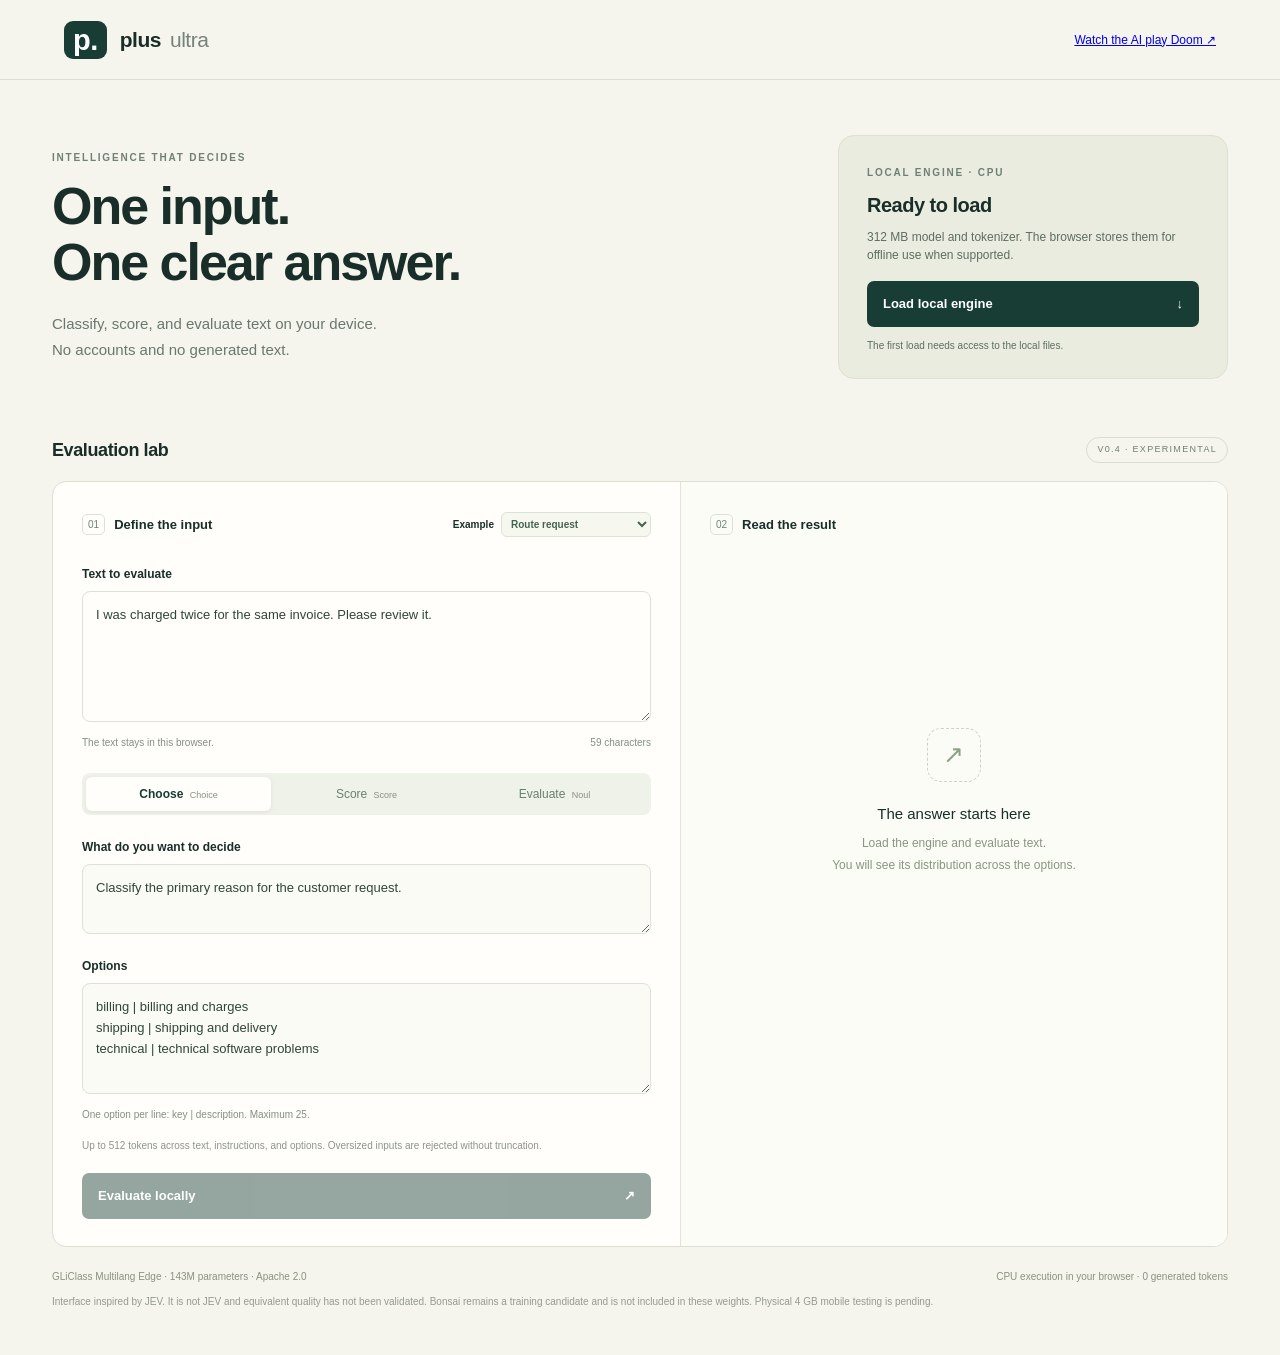
<file: index.html>
<!doctype html>
<html lang="en">
  <head>
    <meta charset="utf-8" />
    <meta name="viewport" content="width=device-width,initial-scale=1" />
    <meta name="theme-color" content="#173d35" />
    <meta
      name="description"
      content="Classify, score, and evaluate text on your device without generating text."
    />
    <title>plusultra</title>
    <link rel="stylesheet" href="/app.css" />
    <link rel="manifest" href="/manifest.webmanifest" />
    <link rel="icon" href="/icon.svg" type="image/svg+xml" />
  </head>
  <body>
    <header class="topbar">
      <a class="brand" href="/"
        ><span class="brandmark">p.</span> plus<span class="brandlocal"
          >ultra</span
        ></a
      ><span class="privacy"
        ><a href="/doom.html">Watch the AI play Doom ↗</a></span
      >
    </header>
    <main>
      <section class="intro">
        <div>
          <p class="eyebrow">INTELLIGENCE THAT DECIDES</p>
          <h1>One input.<br />One clear answer.</h1>
          <p class="lead">
            Classify, score, and evaluate text on your device.<br />No
            accounts and no generated text.
          </p>
        </div>
        <div class="engine-card">
          <span class="eyebrow">LOCAL ENGINE · CPU</span>
          <h2 id="engine-status">Ready to load</h2>
          <p id="engine-detail">
            312 MB model and tokenizer. The browser stores them for offline use
            when supported.
          </p>
          <button id="load" class="primary">
            Load local engine <span>↓</span>
          </button>
          <p id="offline-status" class="small">
            The first load needs access to the local files.
          </p>
        </div>
      </section>
      <div class="workspace-heading">
        <h2>Evaluation lab</h2>
        <span class="version">V0.4 · EXPERIMENTAL</span>
      </div>
      <section class="workspace">
        <form id="question-form" class="input-panel">
          <div class="panel-title">
            <span class="step">01</span>
            <h3>Define the input</h3>
            <label class="preset-label"
              >Example<select id="preset">
                <option value="route">Route request</option>
                <option value="tone">Measure sentiment</option>
                <option value="refund">Detect refund request</option>
                <option value="support">English support · calibration</option>
              </select></label
            >
          </div>
          <label for="state">Text to evaluate</label
          ><textarea id="state" rows="5" maxlength="16000" required></textarea>
          <div class="field-hint">
            <span>The text stays in this browser.</span
            ><span id="characters"></span>
          </div>
          <div class="type-picker" role="group" aria-label="Question type">
            <button
              type="button"
              data-type="choice"
              class="selected"
              aria-pressed="true"
            >
              Choose <small>Choice</small></button
            ><button type="button" data-type="score" aria-pressed="false">
              Score <small>Score</small></button
            ><button type="button" data-type="noul" aria-pressed="false">
              Evaluate <small>Noul</small>
            </button>
          </div>
          <label for="instructions">What do you want to decide</label
          ><textarea
            id="instructions"
            rows="2"
            maxlength="3000"
            required
          ></textarea>
          <label for="criteria" id="criteria-label">Options</label
          ><textarea
            id="criteria"
            rows="4"
            maxlength="10000"
            spellcheck="false"
          ></textarea>
          <p class="field-hint" id="criteria-help"></p>
          <p class="limit-note">
            Up to 512 tokens across text, instructions, and options. Oversized
            inputs are rejected without truncation.
          </p>
          <button id="evaluate" class="primary evaluate" disabled>
            Evaluate locally <span>↗</span>
          </button>
          <p id="error" class="error" role="alert" hidden></p>
        </form>
        <section class="result-panel" aria-live="polite">
          <div class="panel-title">
            <span class="step">02</span>
            <h3>Read the result</h3>
            <span id="latency" class="latency"></span>
          </div>
          <div id="empty" class="empty">
            <div class="empty-icon">↗</div>
            <h3>The answer starts here</h3>
            <p>
              Load the engine and evaluate text.<br />You will see its
              distribution across the options.
            </p>
          </div>
          <div id="results" hidden>
            <p class="eyebrow" id="result-label"></p>
            <h2 id="result-value"></h2>
            <div id="bars"></div>
            <div id="confidence-row" class="confidence-row">
              <span>Distribution concentration</span
              ><strong id="confidence"></strong>
            </div>
            <p class="quality-note" id="quality-note">
              Confidence measures concentration, not correctness. The
              probabilities are not calibrated. Review important conclusions;
              this model can fail on negation, complex instructions, or
              out-of-domain text.
            </p>
            <details>
              <summary>View JSON input and output</summary>
              <pre id="json-output"></pre>
            </details>
            <button type="button" id="download" class="secondary">
              Download result ↓
            </button>
          </div>
        </section>
      </section>
      <footer>
        <span>GLiClass Multilang Edge · 143M parameters · Apache 2.0</span
        ><span>CPU execution in your browser · 0 generated tokens</span>
        <p>
          Interface inspired by JEV. It is not JEV and equivalent quality has
          not been validated. Bonsai remains a training candidate and is not
          included in these weights. Physical 4 GB mobile testing is pending.
        </p>
      </footer>
    </main>
    <script type="module" src="/app.js"></script>
  </body>
</html>
</file>
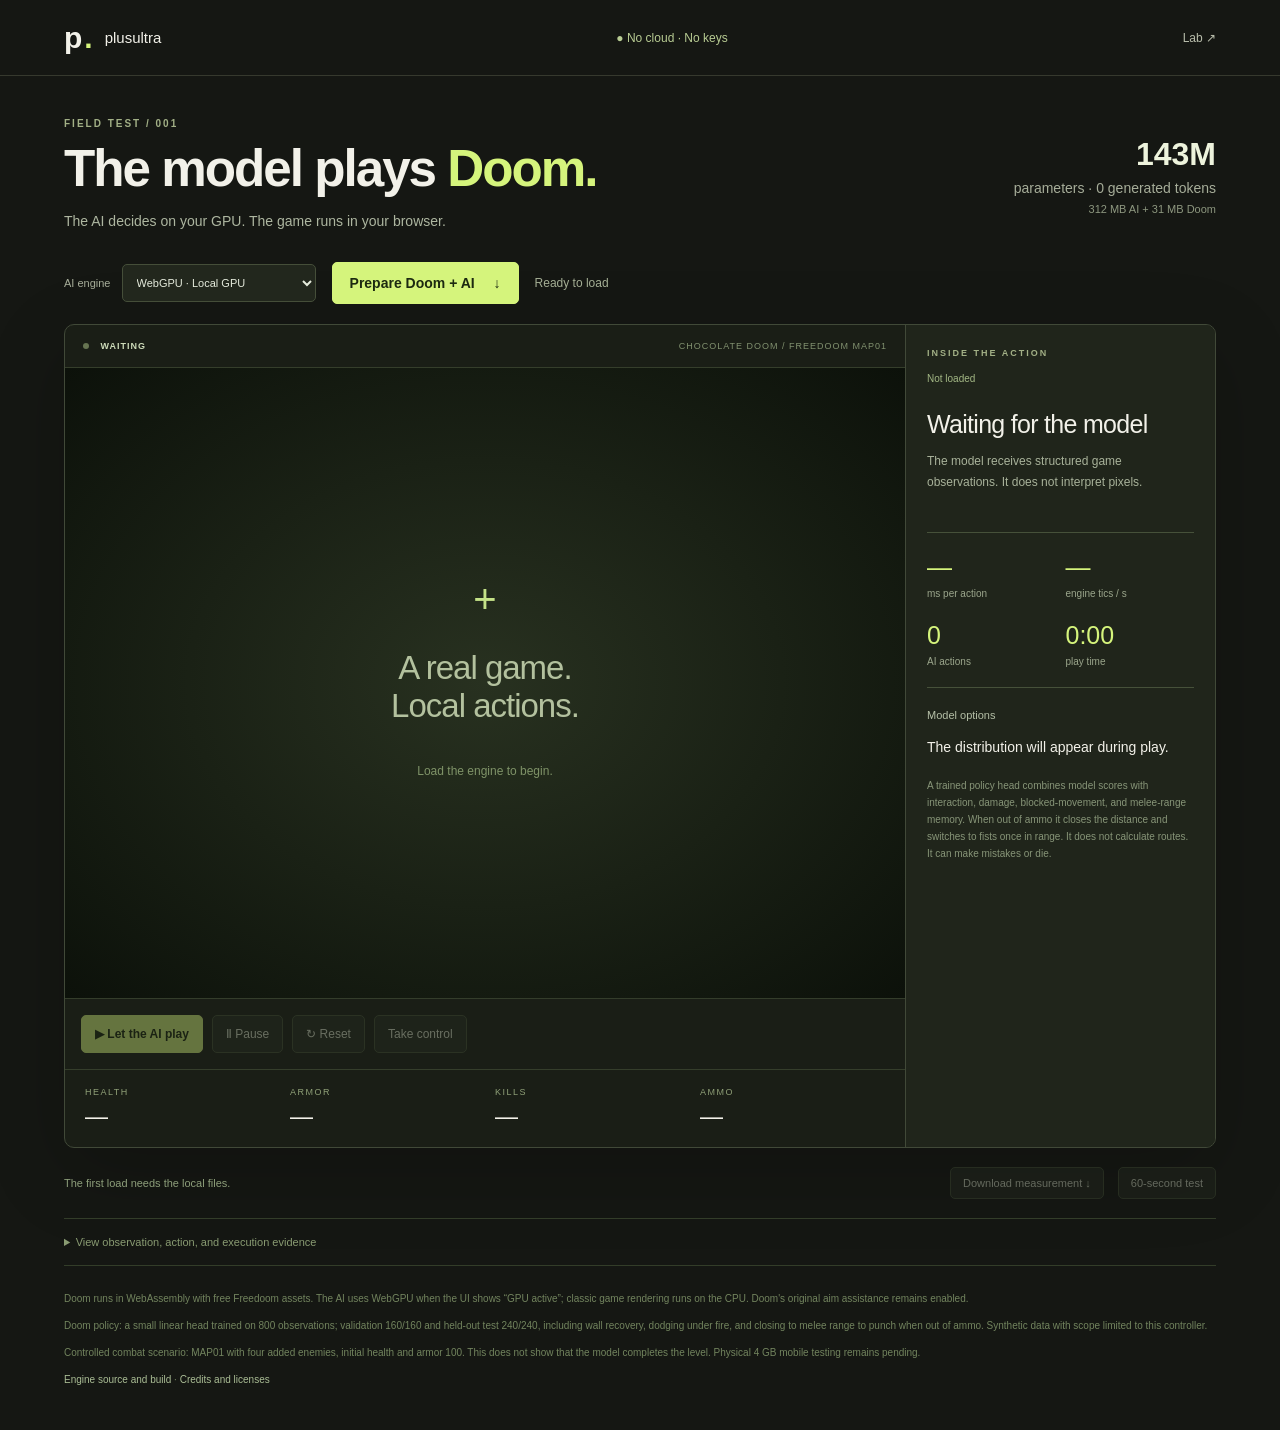
<file: doom.html>
<!doctype html>
<html lang="en"><head><meta charset="utf-8"><meta name="viewport" content="width=device-width,initial-scale=1"><meta name="theme-color" content="#151713"><title>Doom · plusultra</title><link rel="stylesheet" href="/doom.css"><link rel="icon" href="/icon.svg"></head>
<body>
<header><a href="/" class="brand">p<span>.</span> <b>plusultra</b></a><span class="private">● No cloud · No keys</span><a href="/">Lab ↗</a></header>
<main>
<section class="intro"><div><p class="eyebrow">FIELD TEST / 001</p><h1>The model plays <em>Doom.</em></h1><p class="lead">The AI decides on your GPU. The game runs in your browser.</p></div><div class="spec"><strong>143M</strong><span>parameters · 0 generated tokens</span><small>312 MB AI + 31 MB Doom</small></div></section>
<div class="toolbar"><label>AI engine <select id="backend"><option value="webgpu">WebGPU · Local GPU</option><option value="wasm">WebAssembly · Local CPU</option></select></label><button id="load" class="primary">Prepare Doom + AI <span>↓</span></button><span id="status" role="status">Ready to load</span></div>
<section class="arena">
<div class="game-panel">
<div class="game-title"><span><i id="live-dot"></i> <b id="mode">WAITING</b></span><span>CHOCOLATE DOOM / FREEDOOM MAP01</span></div>
<div class="screen"><canvas id="doom" width="640" height="480" tabindex="0" aria-label="Doom running"></canvas><div id="cover"><span class="crosshair">+</span><h2>A real game.<br>Local actions.</h2><p>Load the engine to begin.</p></div><div id="game-message" hidden></div></div>
<div class="play-controls"><button id="play" class="primary" disabled>▶ Let the AI play</button><button id="pause" disabled>Ⅱ Pause</button><button id="reset" disabled>↻ Reset</button><button id="manual" disabled>Take control</button></div>
<div id="manual-controls" hidden><p>Arrow keys to move · Ctrl to shoot · Space to use. You can also use these buttons.</p><div class="touch-controls"><button data-mask="4" aria-label="Turn left">↶</button><button data-mask="1" aria-label="Move forward">↑</button><button data-mask="2" aria-label="Move back">↓</button><button data-mask="8" aria-label="Turn right">↷</button><button data-mask="16" aria-label="Dodge left">←</button><button data-mask="32" aria-label="Dodge right">→</button><button data-mask="64">Shoot</button><button data-mask="128">Use</button></div></div>
<div class="vitals"><div><span>HEALTH</span><strong id="health">—</strong></div><div><span>ARMOR</span><strong id="armor">—</strong></div><div><span>KILLS</span><strong id="kills">—</strong></div><div><span>AMMO</span><strong id="ammo">—</strong></div></div>
</div>
<aside>
<div class="side-head"><p class="eyebrow">INSIDE THE ACTION</p><span id="gpu-badge">Not loaded</span></div>
<h2 id="action">Waiting for the model</h2><p id="observation">The model receives structured game observations. It does not interpret pixels.</p>
<div class="meters"><div><strong id="latency">—</strong><span>ms per action</span></div><div><strong id="tick-rate">—</strong><span>engine tics / s</span></div><div><strong id="actions">0</strong><span>AI actions</span></div><div><strong id="elapsed">0:00</strong><span>play time</span></div></div>
<div class="distribution"><h3>Model options</h3><div id="probabilities"><p>The distribution will appear during play.</p></div></div>
<p class="note">A trained policy head combines model scores with interaction, damage, blocked-movement, and melee-range memory. When out of ammo it closes the distance and switches to fists once in range. It does not calculate routes. It can make mistakes or die.</p>
</aside>
</section>
<div class="under"><p id="offline">The first load needs the local files.</p><button id="download" disabled>Download measurement ↓</button><button id="benchmark" disabled>60-second test</button></div>
<p id="error" role="alert" hidden></p>
<details><summary>View observation, action, and execution evidence</summary><pre id="trace">No actions yet.</pre></details>
<footer><p>Doom runs in WebAssembly with free Freedoom assets. The AI uses WebGPU when the UI shows “GPU active”; classic game rendering runs on the CPU. Doom's original aim assistance remains enabled.</p><p>Doom policy: a small linear head trained on 800 observations; validation 160/160 and held-out test 240/240, including wall recovery, dodging under fire, and closing to melee range to punch when out of ammo. Synthetic data with scope limited to this controller.</p><p>Controlled combat scenario: MAP01 with four added enemies, initial health and armor 100. This does not show that the model completes the level. Physical 4 GB mobile testing remains pending.</p><a href="/doom-source.tar.gz" download>Engine source and build</a> · <a href="/doom-licenses/THIRD_PARTY_NOTICES.md">Credits and licenses</a></footer>
</main><script type="module" src="/doom.js"></script></body></html>
</file>
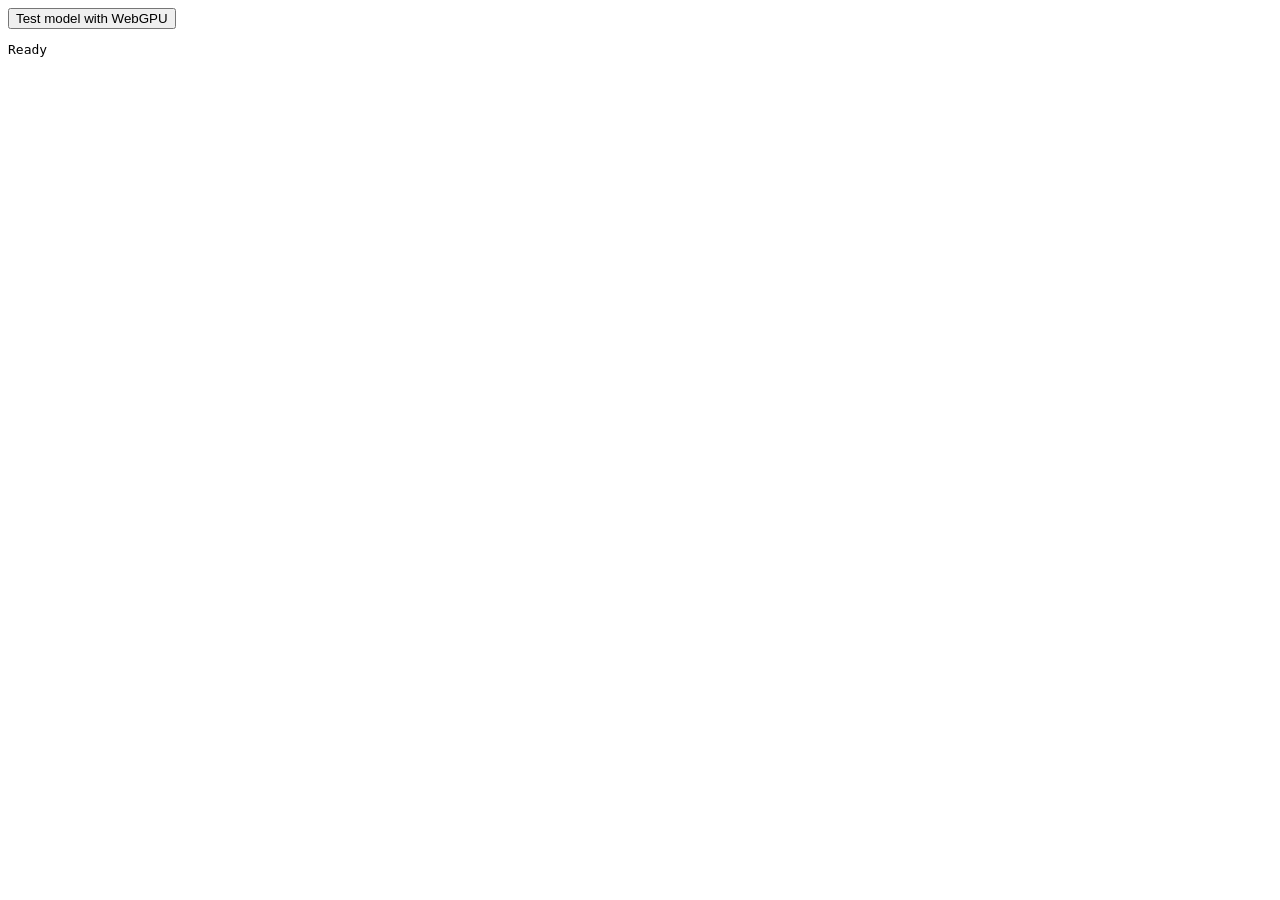
<file: gpu-check.html>
<!doctype html><html lang="en"><meta charset="utf-8"><title>WebGPU test</title><button id="start">Test model with WebGPU</button><pre id="result">Ready</pre><script type="module" src="/gpu-check.js"></script></html>
</file>
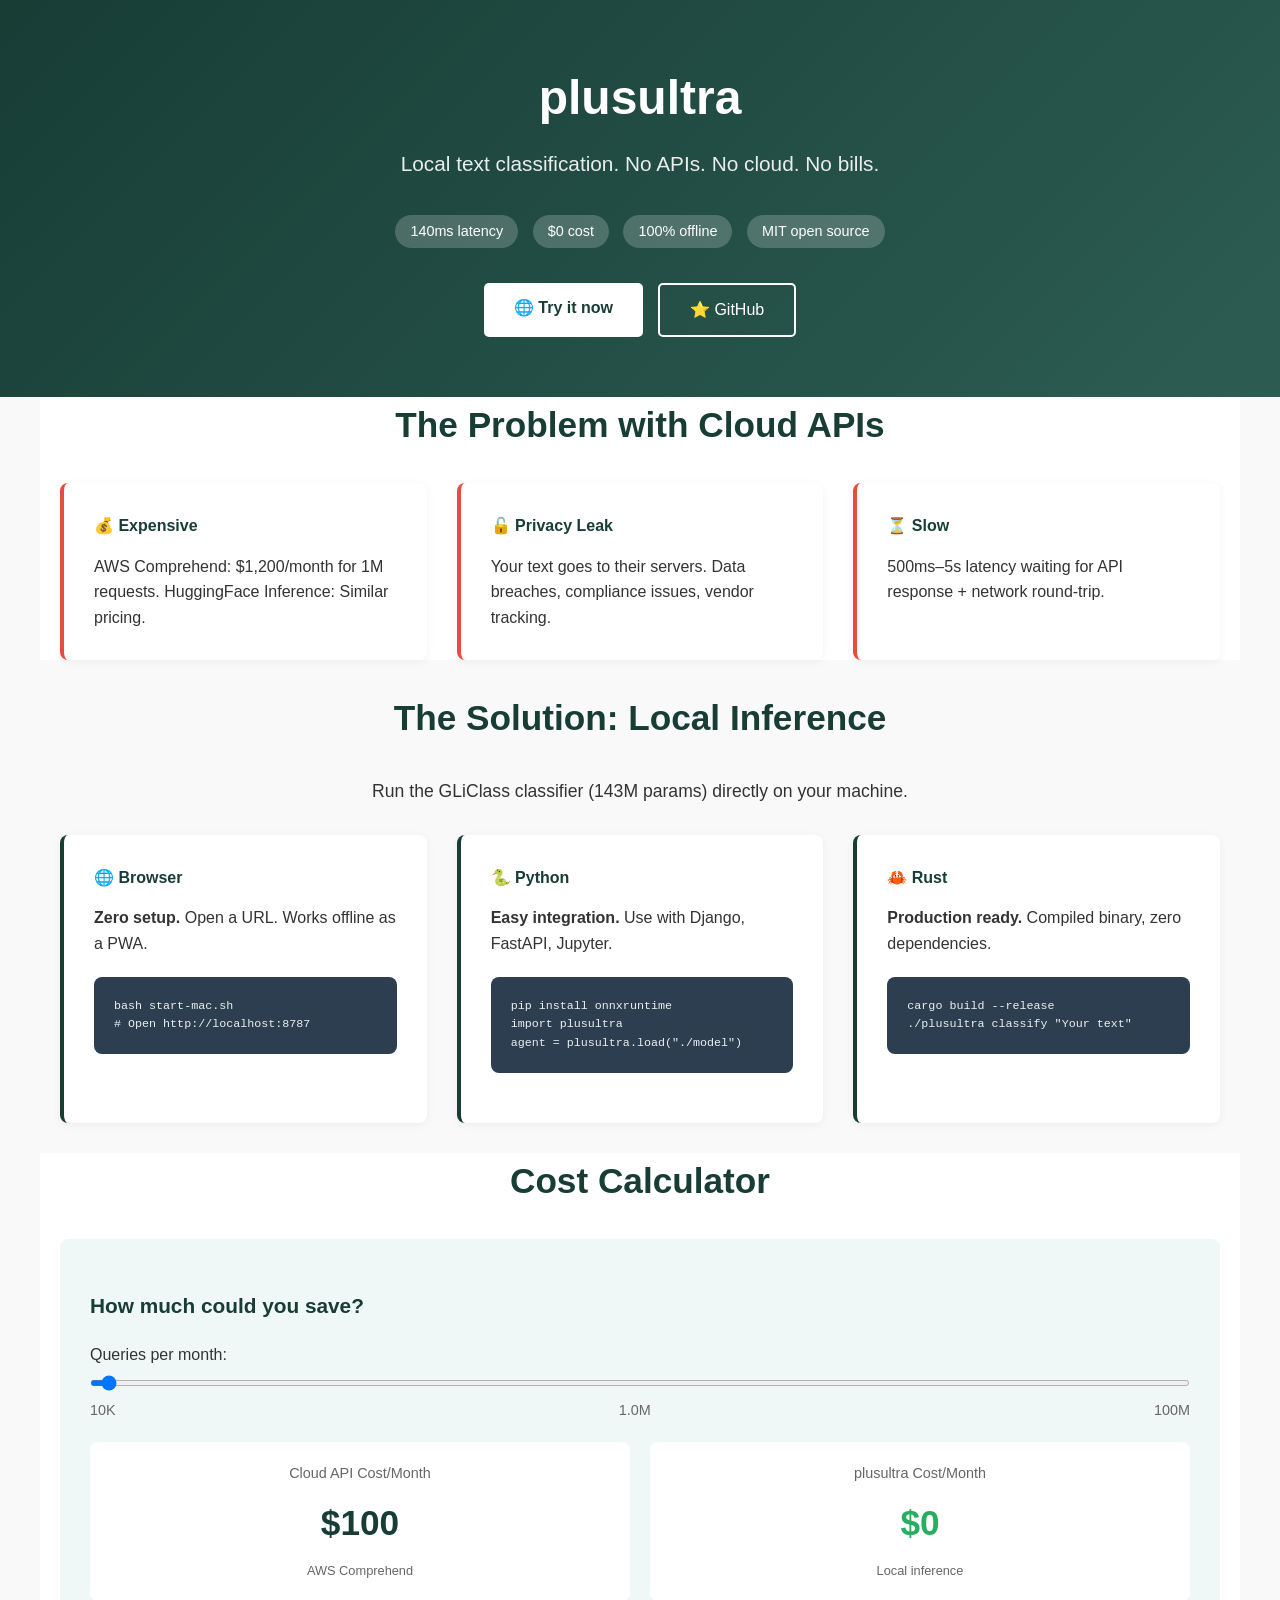
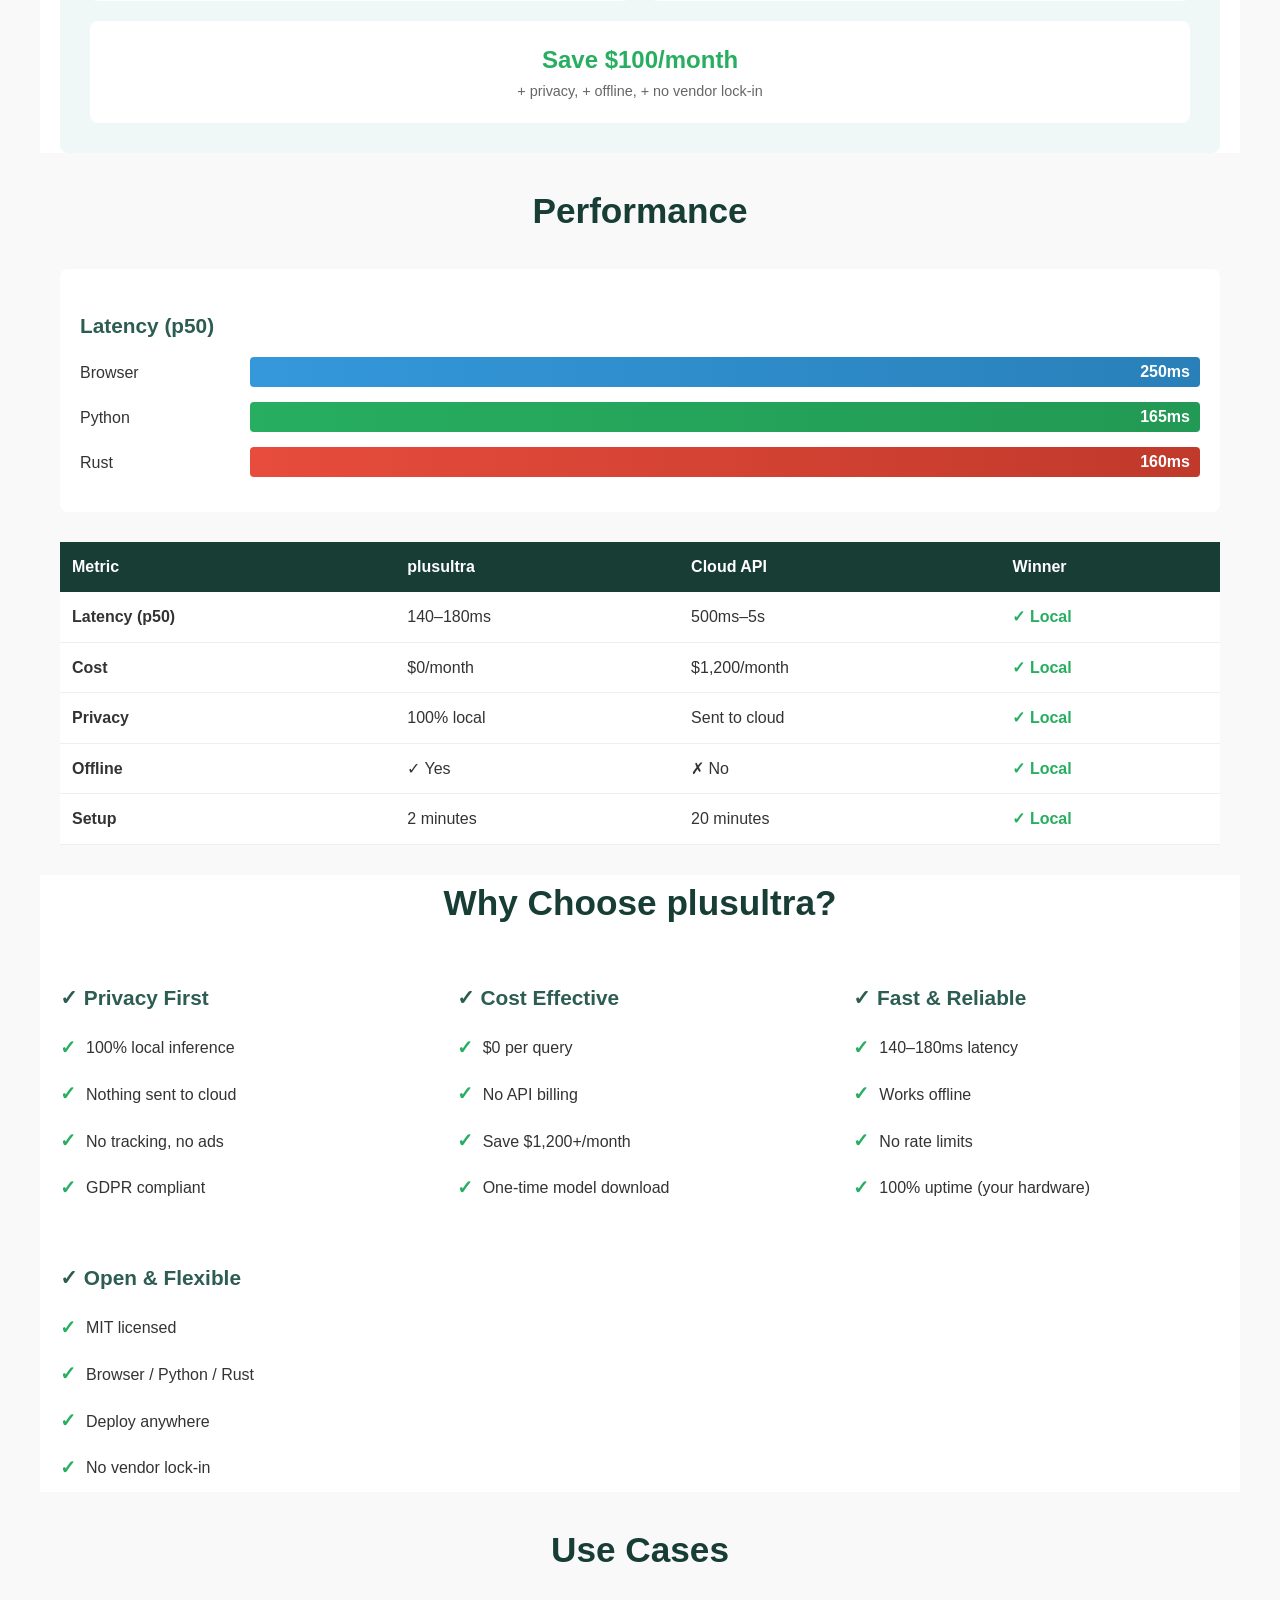
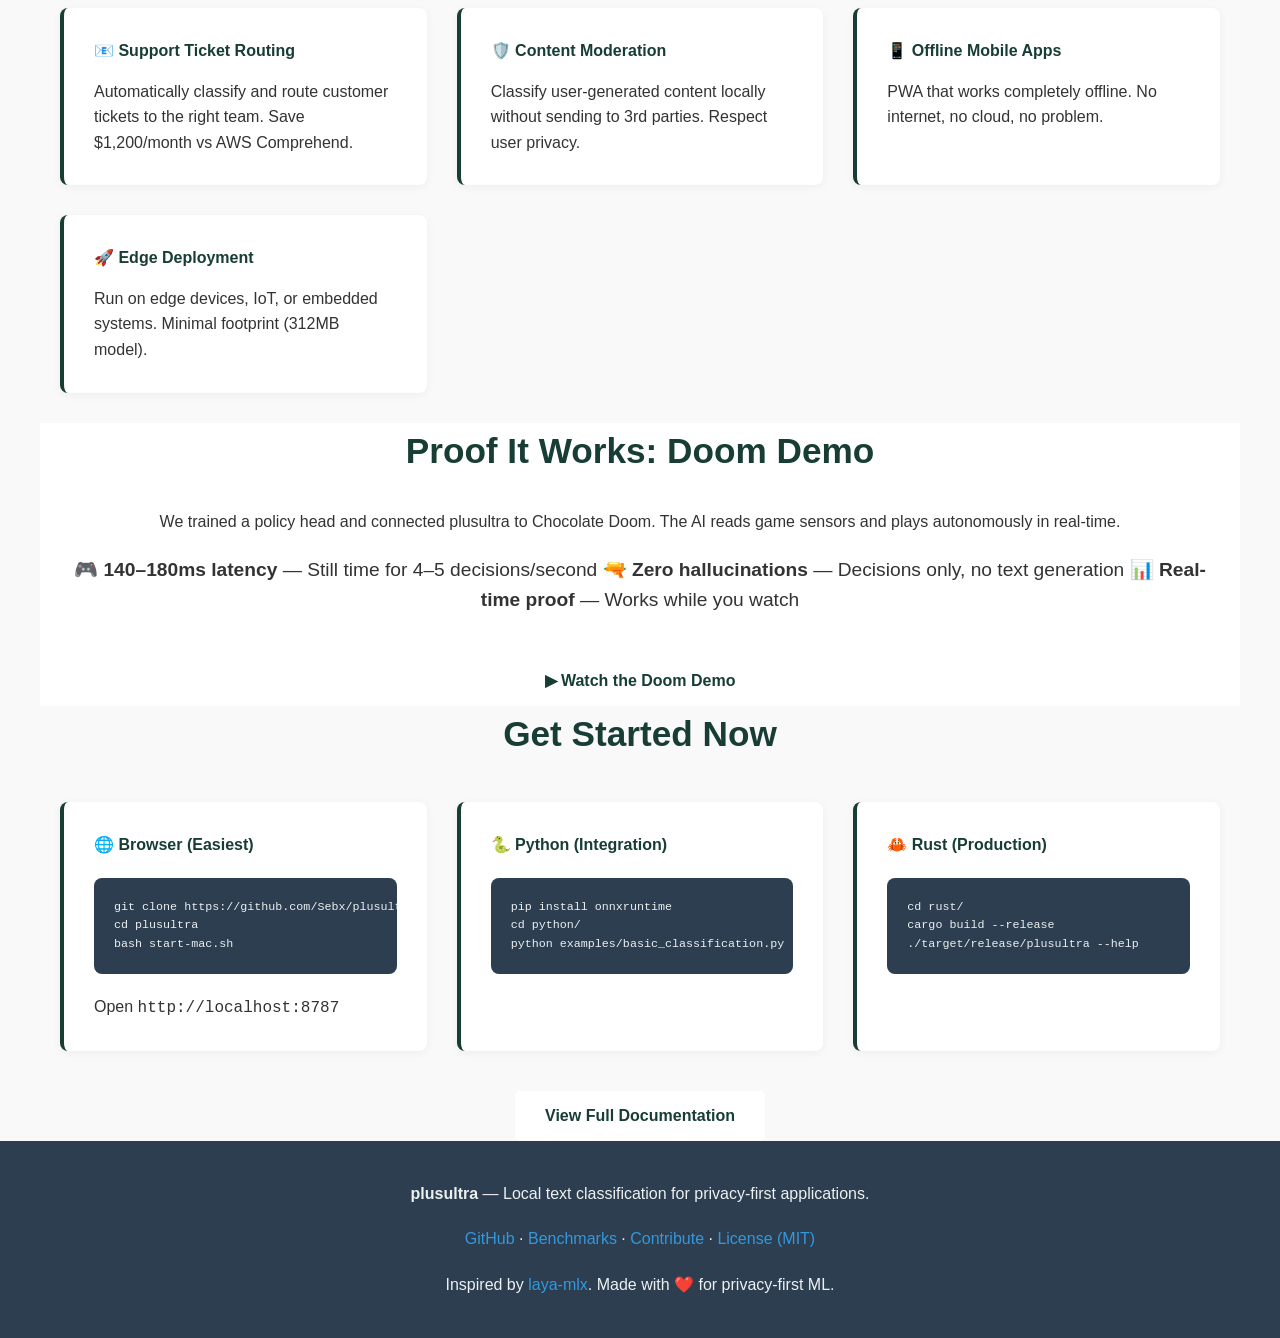
<file: landing.html>
<!DOCTYPE html>
<html lang="en">
<head>
    <meta charset="UTF-8">
    <meta name="viewport" content="width=device-width, initial-scale=1.0">
    <title>plusultra — Local Text Classification Without APIs</title>
    <style>
        * { margin: 0; padding: 0; box-sizing: border-box; }
        body {
            font-family: -apple-system, BlinkMacSystemFont, 'Segoe UI', sans-serif;
            line-height: 1.6;
            color: #333;
            background: #f9f9f9;
        }
        .container { max-width: 1200px; margin: 0 auto; padding: 0 20px; }

        /* Header */
        header {
            background: linear-gradient(135deg, #173d35 0%, #2d5d52 100%);
            color: white;
            padding: 60px 20px;
            text-align: center;
        }
        header h1 { font-size: 3em; margin-bottom: 10px; }
        header p { font-size: 1.3em; margin-bottom: 30px; opacity: 0.9; }
        .badge { display: inline-block; background: rgba(255,255,255,0.2); padding: 5px 15px; border-radius: 20px; margin: 5px; font-size: 0.9em; }

        /* CTA Buttons */
        .cta-buttons {
            display: flex; gap: 15px; justify-content: center; flex-wrap: wrap;
            margin-top: 30px;
        }
        .btn {
            padding: 12px 30px; font-size: 1em; border: none; border-radius: 5px;
            cursor: pointer; text-decoration: none; display: inline-block;
            transition: all 0.3s ease;
        }
        .btn-primary { background: white; color: #173d35; font-weight: bold; }
        .btn-primary:hover { transform: translateY(-2px); box-shadow: 0 5px 15px rgba(0,0,0,0.2); }
        .btn-secondary { background: transparent; color: white; border: 2px solid white; }
        .btn-secondary:hover { background: rgba(255,255,255,0.1); }

        /* Sections */
        section { padding: 60px 0; }
        .section-alt { background: white; }
        h2 { font-size: 2.2em; margin-bottom: 30px; text-align: center; color: #173d35; }
        h3 { font-size: 1.3em; margin: 20px 0 10px; color: #2d5d52; }

        /* Grid */
        .grid {
            display: grid; grid-template-columns: repeat(auto-fit, minmax(300px, 1fr));
            gap: 30px; margin: 30px 0;
        }
        .card {
            background: white; padding: 30px; border-radius: 8px;
            border-left: 4px solid #173d35; box-shadow: 0 2px 10px rgba(0,0,0,0.05);
        }
        .card.alt { border-left-color: #e74c3c; }
        .card h4 { color: #173d35; margin-bottom: 15px; }

        /* Comparison Table */
        table {
            width: 100%; border-collapse: collapse; margin: 30px 0;
            background: white;
        }
        th { background: #173d35; color: white; padding: 12px; text-align: left; }
        td { padding: 12px; border-bottom: 1px solid #eee; }
        tr:hover { background: #f5f5f5; }
        .save { color: #27ae60; font-weight: bold; }

        /* Cost Calculator */
        .calculator {
            background: #f0f8f7; padding: 30px; border-radius: 8px; margin: 30px 0;
        }
        .calculator h3 { color: #173d35; }
        .slider-container { margin: 20px 0; }
        input[type="range"] {
            width: 100%; height: 6px; cursor: pointer;
        }
        .calc-result {
            display: grid; grid-template-columns: 1fr 1fr; gap: 20px; margin: 20px 0;
        }
        .result-box {
            background: white; padding: 20px; border-radius: 8px; text-align: center;
        }
        .result-box .label { color: #666; font-size: 0.9em; }
        .result-box .value { font-size: 2.2em; font-weight: bold; color: #173d35; margin: 10px 0; }
        .result-box.alt .value { color: #27ae60; }

        /* Benchmarks */
        .benchmark-chart {
            background: white; padding: 20px; border-radius: 8px; margin: 20px 0;
        }
        .chart-row {
            display: flex; align-items: center; margin: 15px 0; gap: 20px;
        }
        .label { min-width: 150px; font-weight: 500; }
        .bar { flex: 1; height: 30px; background: linear-gradient(90deg, #173d35, #2d5d52); border-radius: 4px; position: relative; }
        .bar-value { position: absolute; right: 10px; top: 50%; transform: translateY(-50%); color: white; font-weight: bold; }

        /* Features */
        .features { list-style: none; }
        .features li { padding: 8px 0; display: flex; align-items: center; }
        .features li:before { content: "✓"; font-weight: bold; color: #27ae60; margin-right: 10px; font-size: 1.2em; }
        .features li.con:before { content: "✗"; color: #e74c3c; }

        /* Code Block */
        pre {
            background: #2c3e50; color: #ecf0f1; padding: 20px; border-radius: 8px;
            overflow-x: auto; margin: 20px 0; font-size: 0.9em;
        }
        code { font-family: 'Courier New', monospace; }

        /* Footer */
        footer {
            background: #2c3e50; color: #ecf0f1; text-align: center; padding: 40px 20px;
        }
        footer a { color: #3498db; text-decoration: none; }

        @media (max-width: 768px) {
            header h1 { font-size: 2em; }
            .calc-result { grid-template-columns: 1fr; }
        }
    </style>
</head>
<body>
    <!-- Header -->
    <header>
        <h1>plusultra</h1>
        <p>Local text classification. No APIs. No cloud. No bills.</p>
        <div>
            <span class="badge">140ms latency</span>
            <span class="badge">$0 cost</span>
            <span class="badge">100% offline</span>
            <span class="badge">MIT open source</span>
        </div>
        <div class="cta-buttons">
            <a href="http://localhost:8787" class="btn btn-primary">🌐 Try it now</a>
            <a href="https://github.com/Sebx/plusultra" class="btn btn-secondary">⭐ GitHub</a>
        </div>
    </header>

    <!-- Problem -->
    <section class="container section-alt">
        <h2>The Problem with Cloud APIs</h2>
        <div class="grid">
            <div class="card alt">
                <h4>💰 Expensive</h4>
                <p>AWS Comprehend: $1,200/month for 1M requests. HuggingFace Inference: Similar pricing.</p>
            </div>
            <div class="card alt">
                <h4>🔓 Privacy Leak</h4>
                <p>Your text goes to their servers. Data breaches, compliance issues, vendor tracking.</p>
            </div>
            <div class="card alt">
                <h4>⏳ Slow</h4>
                <p>500ms–5s latency waiting for API response + network round-trip.</p>
            </div>
        </div>
    </section>

    <!-- Solution -->
    <section class="container">
        <h2>The Solution: Local Inference</h2>
        <p style="text-align: center; font-size: 1.1em; margin-bottom: 30px;">
            Run the GLiClass classifier (143M params) directly on your machine.
        </p>
        <div class="grid">
            <div class="card">
                <h4>🌐 Browser</h4>
                <p><strong>Zero setup.</strong> Open a URL. Works offline as a PWA.</p>
                <pre>bash start-mac.sh
# Open http://localhost:8787</pre>
            </div>
            <div class="card">
                <h4>🐍 Python</h4>
                <p><strong>Easy integration.</strong> Use with Django, FastAPI, Jupyter.</p>
                <pre>pip install onnxruntime
import plusultra
agent = plusultra.load("./model")</pre>
            </div>
            <div class="card">
                <h4>🦀 Rust</h4>
                <p><strong>Production ready.</strong> Compiled binary, zero dependencies.</p>
                <pre>cargo build --release
./plusultra classify "Your text"</pre>
            </div>
        </div>
    </section>

    <!-- Cost Calculator -->
    <section class="container section-alt">
        <h2>Cost Calculator</h2>
        <div class="calculator">
            <h3>How much could you save?</h3>
            <div class="slider-container">
                <label for="queries">Queries per month:</label>
                <input type="range" id="queries" min="10000" max="100000000" value="1000000" step="10000">
                <div style="display: flex; justify-content: space-between; font-size: 0.9em; color: #666; margin-top: 5px;">
                    <span>10K</span>
                    <span id="queries-display">1M</span>
                    <span>100M</span>
                </div>
            </div>

            <div class="calc-result">
                <div class="result-box">
                    <div class="label">Cloud API Cost/Month</div>
                    <div class="value" id="cloud-cost">$120</div>
                    <div class="label" style="font-size: 0.8em;">AWS Comprehend</div>
                </div>
                <div class="result-box alt">
                    <div class="label">plusultra Cost/Month</div>
                    <div class="value" id="local-cost">$0</div>
                    <div class="label" style="font-size: 0.8em;">Local inference</div>
                </div>
            </div>

            <div style="text-align: center; padding: 20px; background: white; border-radius: 8px;">
                <div style="font-size: 1.5em; color: #27ae60; font-weight: bold;" id="savings">Save $120/month</div>
                <div style="font-size: 0.9em; color: #666;">+ privacy, + offline, + no vendor lock-in</div>
            </div>
        </div>
    </section>

    <!-- Benchmarks -->
    <section class="container">
        <h2>Performance</h2>
        <div class="benchmark-chart">
            <h3>Latency (p50)</h3>
            <div class="chart-row">
                <div class="label">Browser</div>
                <div class="bar" style="background: linear-gradient(90deg, #3498db, #2980b9); width: 50%;"><div class="bar-value">250ms</div></div>
            </div>
            <div class="chart-row">
                <div class="label">Python</div>
                <div class="bar" style="background: linear-gradient(90deg, #27ae60, #229954); width: 35%;"><div class="bar-value">165ms</div></div>
            </div>
            <div class="chart-row">
                <div class="label">Rust</div>
                <div class="bar" style="background: linear-gradient(90deg, #e74c3c, #c0392b); width: 33%;"><div class="bar-value">160ms</div></div>
            </div>
        </div>

        <table>
            <tr>
                <th>Metric</th>
                <th>plusultra</th>
                <th>Cloud API</th>
                <th>Winner</th>
            </tr>
            <tr>
                <td><strong>Latency (p50)</strong></td>
                <td>140–180ms</td>
                <td>500ms–5s</td>
                <td class="save">✓ Local</td>
            </tr>
            <tr>
                <td><strong>Cost</strong></td>
                <td>$0/month</td>
                <td>$1,200/month</td>
                <td class="save">✓ Local</td>
            </tr>
            <tr>
                <td><strong>Privacy</strong></td>
                <td>100% local</td>
                <td>Sent to cloud</td>
                <td class="save">✓ Local</td>
            </tr>
            <tr>
                <td><strong>Offline</strong></td>
                <td>✓ Yes</td>
                <td>✗ No</td>
                <td class="save">✓ Local</td>
            </tr>
            <tr>
                <td><strong>Setup</strong></td>
                <td>2 minutes</td>
                <td>20 minutes</td>
                <td class="save">✓ Local</td>
            </tr>
        </table>
    </section>

    <!-- Features -->
    <section class="container section-alt">
        <h2>Why Choose plusultra?</h2>
        <div class="grid">
            <div>
                <h3>✓ Privacy First</h3>
                <ul class="features">
                    <li>100% local inference</li>
                    <li>Nothing sent to cloud</li>
                    <li>No tracking, no ads</li>
                    <li>GDPR compliant</li>
                </ul>
            </div>
            <div>
                <h3>✓ Cost Effective</h3>
                <ul class="features">
                    <li>$0 per query</li>
                    <li>No API billing</li>
                    <li>Save $1,200+/month</li>
                    <li>One-time model download</li>
                </ul>
            </div>
            <div>
                <h3>✓ Fast & Reliable</h3>
                <ul class="features">
                    <li>140–180ms latency</li>
                    <li>Works offline</li>
                    <li>No rate limits</li>
                    <li>100% uptime (your hardware)</li>
                </ul>
            </div>
            <div>
                <h3>✓ Open & Flexible</h3>
                <ul class="features">
                    <li>MIT licensed</li>
                    <li>Browser / Python / Rust</li>
                    <li>Deploy anywhere</li>
                    <li>No vendor lock-in</li>
                </ul>
            </div>
        </div>
    </section>

    <!-- Use Cases -->
    <section class="container">
        <h2>Use Cases</h2>
        <div class="grid">
            <div class="card">
                <h4>📧 Support Ticket Routing</h4>
                <p>Automatically classify and route customer tickets to the right team. Save $1,200/month vs AWS Comprehend.</p>
            </div>
            <div class="card">
                <h4>🛡️ Content Moderation</h4>
                <p>Classify user-generated content locally without sending to 3rd parties. Respect user privacy.</p>
            </div>
            <div class="card">
                <h4>📱 Offline Mobile Apps</h4>
                <p>PWA that works completely offline. No internet, no cloud, no problem.</p>
            </div>
            <div class="card">
                <h4>🚀 Edge Deployment</h4>
                <p>Run on edge devices, IoT, or embedded systems. Minimal footprint (312MB model).</p>
            </div>
        </div>
    </section>

    <!-- Proof of Concept -->
    <section class="container section-alt">
        <h2>Proof It Works: Doom Demo</h2>
        <p style="text-align: center; margin-bottom: 20px;">
            We trained a policy head and connected plusultra to Chocolate Doom.
            The AI reads game sensors and plays autonomously in real-time.
        </p>
        <div style="text-align: center;">
            <p style="font-size: 1.2em; margin: 20px 0;">
                🎮 <strong>140–180ms latency</strong> — Still time for 4–5 decisions/second
                🔫 <strong>Zero hallucinations</strong> — Decisions only, no text generation
                📊 <strong>Real-time proof</strong> — Works while you watch
            </p>
            <a href="http://localhost:8787/doom.html" class="btn btn-primary" style="margin-top: 20px;">▶ Watch the Doom Demo</a>
        </div>
    </section>

    <!-- CTA -->
    <section class="container">
        <h2 style="margin-bottom: 40px;">Get Started Now</h2>
        <div class="grid">
            <div class="card">
                <h4>🌐 Browser (Easiest)</h4>
                <pre>git clone https://github.com/Sebx/plusultra
cd plusultra
bash start-mac.sh</pre>
                <p>Open <code>http://localhost:8787</code></p>
            </div>
            <div class="card">
                <h4>🐍 Python (Integration)</h4>
                <pre>pip install onnxruntime
cd python/
python examples/basic_classification.py</pre>
            </div>
            <div class="card">
                <h4>🦀 Rust (Production)</h4>
                <pre>cd rust/
cargo build --release
./target/release/plusultra --help</pre>
            </div>
        </div>
        <div style="text-align: center; margin-top: 40px;">
            <a href="https://github.com/Sebx/plusultra" class="btn btn-primary">View Full Documentation</a>
        </div>
    </section>

    <!-- Footer -->
    <footer>
        <div class="container">
            <p style="margin-bottom: 20px;">
                <strong>plusultra</strong> — Local text classification for privacy-first applications.
            </p>
            <p style="margin-bottom: 20px;">
                <a href="https://github.com/Sebx/plusultra">GitHub</a> ·
                <a href="https://github.com/Sebx/plusultra/blob/master/BENCHMARKS.md">Benchmarks</a> ·
                <a href="https://github.com/Sebx/plusultra/blob/master/CONTRIBUTING.md">Contribute</a> ·
                <a href="https://github.com/Sebx/plusultra/blob/master/LICENSE">License (MIT)</a>
            </p>
            <p>
                Inspired by <a href="https://github.com/mizorewww/laya-mlx">laya-mlx</a>.
                Made with ❤️ for privacy-first ML.
            </p>
        </div>
    </footer>

    <script>
        // Cost calculator
        const slider = document.getElementById('queries');
        const display = document.getElementById('queries-display');
        const cloudCost = document.getElementById('cloud-cost');
        const localCost = document.getElementById('local-cost');
        const savings = document.getElementById('savings');

        function formatNumber(num) {
            if (num >= 1000000) return (num / 1000000).toFixed(1) + 'M';
            if (num >= 1000) return (num / 1000).toFixed(1) + 'K';
            return num.toString();
        }

        function updateCalculator() {
            const queries = parseInt(slider.value);
            const monthlyQueries = queries;
            const cost = (monthlyQueries * 0.0001).toFixed(0);
            const savingsValue = cost;

            display.textContent = formatNumber(monthlyQueries);
            cloudCost.textContent = '$' + cost;
            localCost.textContent = '$0';
            savings.textContent = 'Save $' + savingsValue + '/month';
        }

        slider.addEventListener('input', updateCalculator);
        updateCalculator();
    </script>
</body>
</html>
</file>
<file: app.css>
@font-face {
  font-family: Local;
  src: local("Inter"), local("Helvetica Neue"), local("Arial");
}
* {
  box-sizing: border-box;
}
body {
  margin: 0;
  background: #f5f4ed;
  color: #192e29;
  font-family: Local, Arial, sans-serif;
  font-size: 14px;
  line-height: 1.5;
}
.topbar {
  height: 80px;
  padding: 0 5%;
  border-bottom: 1px solid #dddfd4;
  display: flex;
  justify-content: space-between;
  align-items: center;
}
.brand {
  display: flex;
  align-items: center;
  gap: 9px;
  font-size: 21px;
  font-weight: 700;
  text-decoration: none;
  color: inherit;
  letter-spacing: -0.5px;
}
.brandmark {
  background: #173d35;
  color: #fff;
  border-radius: 9px;
  padding: 0 9px;
  font-size: 29px;
  line-height: 38px;
  margin-right: 4px;
}
.brandlocal {
  font-weight: 400;
  color: #75837a;
}
.privacy {
  font-size: 12px;
  color: #5c6d62;
}
.dot {
  display: inline-block;
  background: #638d61;
  width: 7px;
  height: 7px;
  border-radius: 50%;
  margin-right: 7px;
}
main {
  max-width: 1240px;
  padding: 55px 32px 24px;
  margin: auto;
}
.intro {
  display: grid;
  grid-template-columns: 1.5fr 1fr;
  gap: 70px;
  align-items: center;
  margin-bottom: 58px;
}
.eyebrow {
  font-size: 10px;
  font-weight: 700;
  letter-spacing: 1.8px;
  color: #6f8075;
  margin: 0 0 14px;
}
h1 {
  font-size: 52px;
  line-height: 1.07;
  letter-spacing: -2px;
  font-weight: 550;
  margin: 0 0 20px;
}
.lead {
  color: #69786e;
  font-size: 15px;
  line-height: 1.75;
  margin: 0;
}
.engine-card {
  background: #e9ecdf;
  border: 1px solid #dce2d1;
  border-radius: 16px;
  padding: 25px 28px;
  max-width: 390px;
  justify-self: end;
}
.engine-card h2 {
  font-size: 20px;
  letter-spacing: -0.5px;
  margin: 8px 0;
}
.engine-card p {
  font-size: 12px;
  color: #5e6e62;
  margin: 8px 0 17px;
}
.engine-card .small {
  font-size: 10px;
  margin: 11px 0 0;
}
button,
select,
textarea {
  font: inherit;
}
button {
  cursor: pointer;
  border: 0;
}
button:disabled {
  opacity: 0.45;
  cursor: not-allowed;
}
.primary {
  background: #173d35;
  color: #fff;
  border-radius: 7px;
  width: 100%;
  padding: 13px 16px;
  display: flex;
  align-items: center;
  justify-content: space-between;
  font-size: 13px;
  font-weight: 600;
}
.primary:hover:not(:disabled) {
  background: #275647;
}
.workspace-heading {
  display: flex;
  align-items: center;
  justify-content: space-between;
  margin-bottom: 17px;
}
.workspace-heading h2 {
  font-size: 18px;
  letter-spacing: -0.4px;
  margin: 0;
}
.version {
  font-size: 9px;
  letter-spacing: 1.3px;
  color: #718073;
  border: 1px solid #d9decf;
  border-radius: 20px;
  padding: 5px 10px;
}
.workspace {
  display: grid;
  grid-template-columns: 1.15fr 1fr;
  border: 1px solid #dce0d4;
  border-radius: 14px;
  overflow: hidden;
  background: #fffefa;
}
.input-panel,
.result-panel {
  padding: 27px 29px;
}
.input-panel {
  border-right: 1px solid #e0e4d8;
}
.panel-title {
  display: flex;
  align-items: center;
  gap: 9px;
  margin-bottom: 24px;
  min-height: 32px;
}
.panel-title h3 {
  font-size: 13px;
  margin: 0;
  font-weight: 600;
}
.step {
  font-size: 10px;
  color: #738576;
  border: 1px solid #dce3d4;
  border-radius: 5px;
  padding: 2px 5px;
}
.preset-label {
  margin-left: auto !important;
  margin-bottom: 0 !important;
  font-size: 10px !important;
  display: flex !important;
  gap: 7px;
  align-items: center;
}
select {
  border: 1px solid #dde3d4;
  border-radius: 6px;
  padding: 5px;
  color: #47634d;
  background: #f6f8f0;
  font-size: 10px;
  max-width: 150px;
}
label {
  font-size: 12px;
  display: block;
  font-weight: 600;
  margin-bottom: 8px;
}
textarea {
  width: 100%;
  resize: vertical;
  border: 1px solid #dce2d5;
  border-radius: 8px;
  background: #fafbf5;
  padding: 13px;
  font-size: 13px;
  color: #30463a;
  line-height: 1.6;
  min-height: 60px;
}
textarea:focus,
select:focus,
button:focus-visible {
  outline: 2px solid #71977c;
  outline-offset: 2px;
}
#state {
  background: #fffefa;
}
.field-hint {
  font-size: 10px;
  color: #839080;
  display: flex;
  justify-content: space-between;
  margin: 7px 0 16px;
}
.type-picker {
  display: flex;
  background: #eff2e8;
  padding: 4px;
  border-radius: 8px;
  gap: 3px;
  margin: 23px 0;
}
.type-picker button {
  flex: 1;
  border-radius: 6px;
  padding: 8px 4px;
  color: #6d7f6d;
  font-size: 12px;
  background: none;
}
.type-picker button.selected {
  background: #fffefa;
  box-shadow: 0 1px 4px #173d3515;
  color: #173d35;
  font-weight: 600;
}
.type-picker small {
  font-size: 9px;
  margin-left: 3px;
  font-weight: 400;
  color: #879281;
}
#instructions {
  margin-bottom: 17px;
}
.limit-note {
  color: #8d9587;
  font-size: 10px;
  margin: 14px 0;
}
.evaluate {
  margin-top: 20px;
}
.error {
  color: #922e25;
  font-size: 12px;
  padding: 10px;
  background: #fbebe6;
  border-radius: 7px;
}
.result-panel {
  background: #fcfcf7;
}
.latency {
  margin-left: auto;
  color: #607c60;
  font-size: 10px;
}
.empty {
  min-height: 475px;
  display: flex;
  flex-direction: column;
  align-items: center;
  justify-content: center;
  text-align: center;
}
.empty[hidden] {
  display: none;
}
.empty-icon {
  height: 54px;
  width: 54px;
  border: 1px dashed #c8d5bf;
  border-radius: 14px;
  display: grid;
  place-items: center;
  font-size: 25px;
  color: #8aa285;
  margin-bottom: 13px;
}
.empty h3 {
  font-size: 15px;
  font-weight: 500;
  margin: 8px;
}
.empty p {
  font-size: 12px;
  line-height: 1.8;
  color: #899582;
  margin: 0;
}
#results {
  padding-top: 20px;
}
#result-value {
  font-size: 38px;
  letter-spacing: -1.2px;
  margin: 0 0 27px;
  overflow-wrap: anywhere;
}
.probability {
  margin: 18px 0;
}
.probability-label {
  display: flex;
  justify-content: space-between;
  color: #677d67;
  font-size: 12px;
  margin-bottom: 7px;
}
.probability-label strong {
  color: #234534;
  font-size: 12px;
}
progress {
  width: 100%;
  height: 7px;
  border: 0;
  border-radius: 20px;
  overflow: hidden;
  appearance: none;
}
progress::-webkit-progress-bar {
  background: #e9eee2;
  border-radius: 20px;
}
progress::-webkit-progress-value {
  background: #91ac75;
  border-radius: 20px;
}
progress::-moz-progress-bar {
  background: #91ac75;
  border-radius: 20px;
}
.confidence-row {
  border-top: 1px solid #e4e8dc;
  padding-top: 18px;
  margin-top: 30px;
  display: flex;
  justify-content: space-between;
  font-size: 11px;
  color: #758571;
}
.confidence-row strong {
  color: #344e3a;
}
.confidence-row[hidden] {
  display: none;
}
.quality-note {
  font-size: 11px;
  color: #8a8e7d;
  line-height: 1.7;
  margin: 17px 0 25px;
}
details {
  font-size: 11px;
  border-top: 1px solid #e4e8dc;
  padding-top: 14px;
  color: #6e806b;
}
summary {
  cursor: pointer;
}
pre {
  white-space: pre-wrap;
  overflow-wrap: anywhere;
  max-height: 350px;
  overflow: auto;
  background: #eef2e8;
  padding: 12px;
  font-size: 10px;
  border-radius: 7px;
}
.secondary {
  border: 1px solid #d6dfcc;
  border-radius: 6px;
  padding: 8px 12px;
  background: transparent;
  color: #466040;
  font-size: 11px;
  margin-top: 15px;
}
footer {
  display: flex;
  justify-content: space-between;
  flex-wrap: wrap;
  font-size: 10px;
  color: #899380;
  padding: 22px 0;
  gap: 10px;
}
footer p {
  flex-basis: 100%;
  margin: 0;
  color: #959b8f;
  font-size: 10px;
}
@media (max-width: 760px) {
  .topbar {
    height: 67px;
    padding: 0 20px;
  }
  .brand {
    font-size: 18px;
  }
  .privacy {
    font-size: 10px;
  }
  main {
    padding: 30px 18px;
  }
  .intro {
    grid-template-columns: 1fr;
    gap: 25px;
    margin-bottom: 32px;
  }
  h1 {
    font-size: 40px;
  }
  .engine-card {
    max-width: none;
    width: 100%;
    padding: 20px;
    justify-self: stretch;
  }
  .workspace {
    grid-template-columns: 1fr;
  }
  .input-panel {
    border-right: 0;
    border-bottom: 1px solid #dce0d4;
  }
  .input-panel,
  .result-panel {
    padding: 22px 18px;
  }
  .empty {
    min-height: 220px;
  }
  .panel-title {
    gap: 6px;
  }
  .panel-title h3 {
    font-size: 12px;
  }
  .preset-label {
    font-size: 9px !important;
  }
  select {
    max-width: 120px;
  }
  .version {
    font-size: 8px;
  }
  .workspace-heading h2 {
    font-size: 16px;
  }
  .type-picker small {
    display: block;
    margin: 0;
  }
  #result-value {
    font-size: 30px;
  }
}
@media (prefers-reduced-motion: no-preference) {
  progress::-webkit-progress-value {
    transition: width 0.2s;
  }
}
</file>
<file: doom.css>
*{box-sizing:border-box}body{margin:0;background:#151713;color:#f2f1e9;font-family:Arial,Helvetica,sans-serif;font-size:14px}button,select{font:inherit}button,a,select{-webkit-tap-highlight-color:transparent}a{color:inherit;text-decoration:none}a:hover{color:#d5f47c}header{height:76px;border-bottom:1px solid #36392e;display:flex;align-items:center;justify-content:space-between;padding:0 5vw;color:#b8bdab;font-size:12px}.brand{font-size:30px;font-weight:800;display:flex;align-items:center;gap:2px;color:#f2f1e9}.brand>span{color:#d5f47c}.brand b{font-size:15px;font-weight:500;margin-left:10px}.private{color:#b8cc93}main{max-width:1460px;margin:auto;padding:42px 5vw}.intro{display:flex;align-items:center;justify-content:space-between;gap:24px;margin-bottom:30px}.eyebrow{font-size:10px;font-weight:700;letter-spacing:2px;color:#a2b086;margin:0 0 12px}h1{font-size:clamp(32px,4vw,55px);letter-spacing:-2px;margin:0 0 14px;line-height:1.1}h1 em{font-style:normal;color:#d5f47c}.lead{color:#adb6a0;line-height:1.5;margin:0}.spec{display:grid;gap:7px;text-align:right;color:#a6ad99}.spec strong{font-size:32px;color:#edf3dc}.spec small{font-size:11px;color:#8d977f}.toolbar{display:flex;align-items:center;gap:16px;margin:0 0 20px;flex-wrap:wrap}.toolbar label{font-size:11px;color:#a6ad99}.toolbar select{margin-left:8px;background:#22271d;border:1px solid #454e39;color:#e5ebdc;border-radius:5px;padding:11px 30px 11px 10px}.toolbar #status{color:#a4ae94;font-size:12px;max-width:440px;line-height:1.5}button{background:#252b20;color:#dde5cf;border:1px solid #455238;padding:12px 17px;border-radius:5px;cursor:pointer;transition:background .15s}button:hover{background:#34422a}button:disabled{opacity:.4;cursor:default}button.primary{background:#d5f47c;color:#1c2910;border-color:#d5f47c;font-weight:700}button.primary:hover{background:#e1ffa0}button.primary span{margin-left:15px}.arena{display:grid;grid-template-columns:minmax(0,1fr) 310px;border:1px solid #414938;border-radius:10px;overflow:hidden;background:#1a1e16;box-shadow:0 24px 80px #0003}.game-panel{min-width:0}.game-title{min-height:43px;padding:12px 18px;display:flex;justify-content:space-between;align-items:center;font-size:9px;letter-spacing:1px;color:#829270;border-bottom:1px solid #353e2b}.game-title span:first-child{color:#cddbb9}.game-title i{display:inline-block;width:6px;height:6px;border-radius:50%;background:#667451;margin-right:8px}.game-title i.active{background:#d5f47c;box-shadow:0 0 12px #d5f47c77}.screen{position:relative;aspect-ratio:4/3;background:#080a06;display:flex;align-items:center;justify-content:center;overflow:hidden}canvas{max-width:100%;width:100%!important;height:100%!important;object-fit:contain;image-rendering:pixelated;outline:none}#cover{position:absolute;inset:0;display:flex;align-items:center;justify-content:center;flex-direction:column;background:radial-gradient(ellipse at center,#283120,#0c110a);text-align:center;color:#7f9368}#cover[hidden]{display:none}#cover h2{font-size:33px;font-weight:500;color:#b3c19e;line-height:1.15;letter-spacing:-1px}#cover p{font-size:12px}.crosshair{font-size:40px;font-weight:200;color:#c4e288}#game-message{position:absolute;top:15px;left:50%;transform:translateX(-50%);padding:12px 20px;background:#0d120ae8;border:1px solid #71845a;color:#e7f3d3;border-radius:5px;text-align:center}.play-controls{padding:16px;display:flex;gap:9px;border-top:1px solid #343d2b;flex-wrap:wrap}.play-controls button{font-size:12px;padding:11px 13px}.vitals{display:grid;grid-template-columns:repeat(4,1fr);border-top:1px solid #353e2b;padding:17px 20px;gap:20px}.vitals>div{display:grid;gap:6px}.vitals span{font-size:9px;letter-spacing:1.5px;color:#90a178}.vitals strong{font-size:23px;font-weight:500;font-variant-numeric:tabular-nums}aside{border-left:1px solid #414938;padding:23px 21px;background:#20251b;min-width:0}.side-head{display:grid;gap:3px;margin-bottom:26px}.side-head .eyebrow{font-size:9px}#gpu-badge{font-size:10px;color:#a3b885}#action{font-size:25px;font-weight:500;letter-spacing:-.7px;margin:0 0 12px}#observation{font-size:12px;line-height:1.7;color:#a8b29a;min-height:60px}.meters{display:grid;grid-template-columns:1fr 1fr;gap:22px 10px;border-block:1px solid #46513a;margin:21px 0;padding:20px 0}.meters div{display:grid;gap:6px}.meters strong{font-size:25px;font-weight:500;color:#d5f47c;font-variant-numeric:tabular-nums}.meters span{font-size:10px;color:#9ba68c}.distribution h3{font-size:11px;font-weight:500;margin-bottom:18px;color:#b5c0a7}.prob{margin-bottom:11px}.prob>div{display:flex;justify-content:space-between;font-size:10px;color:#a9b39c;margin-bottom:5px}.prob.selected>div{color:#e8f5d6}progress{display:block;width:100%;height:4px;border:0;background:#363f2b;border-radius:2px}progress::-webkit-progress-bar{background:#363f2b;border-radius:2px}progress::-webkit-progress-value{background:#79975a;border-radius:2px}.selected progress::-webkit-progress-value{background:#d5f47c}.note{font-size:10px;line-height:1.7;color:#879578;margin:22px 0 0}.under{display:flex;align-items:center;gap:14px;flex-wrap:wrap;margin:18px 0}.under p{color:#8d9e7a;font-size:11px;margin-right:auto}.under button{font-size:11px;padding:9px 12px}#error{border:1px solid #a46248;background:#301f17;padding:16px;border-radius:5px;color:#f5bda3;line-height:1.5}details{border-top:1px solid #333d29;padding:17px 0;color:#899b72;font-size:11px}summary{cursor:pointer}pre{font-family:ui-monospace,monospace;background:#10140d;padding:20px;color:#a6bf89;white-space:pre-wrap;overflow-wrap:anywhere;max-height:400px;overflow:auto;font-size:11px;line-height:1.5}footer{border-top:1px solid #333d29;padding-top:14px;color:#72845e;font-size:10px;line-height:1.7}footer a{color:#aabd95}#manual-controls{padding:0 18px 16px;color:#8d9e7a;font-size:11px}.touch-controls{display:flex;gap:7px;flex-wrap:wrap}.touch-controls button{touch-action:none;user-select:none}.touch-controls button:active{background:#d5f47c;color:#151713}@media(min-width:1500px){main{padding-inline:0}}@media(max-width:1000px){.arena{grid-template-columns:minmax(0,1fr) 270px}aside{padding:20px 16px}.meters strong{font-size:22px}}@media(max-width:760px){header{height:62px;padding:0 20px}.private{display:none}main{padding:28px 16px}.intro{align-items:flex-start}.spec{display:none}h1{font-size:36px;max-width:330px}.lead{font-size:13px}.arena{grid-template-columns:1fr}aside{border-left:0;border-top:1px solid #414938}.side-head{margin-bottom:15px}.meters{grid-template-columns:repeat(4,1fr);gap:8px}.meters strong{font-size:21px}.meters span{font-size:9px}.game-title{font-size:8px;padding:12px}.play-controls{gap:7px;padding:12px}.play-controls button{padding:11px;font-size:11px}.toolbar{gap:12px}.toolbar label{width:100%}#status{font-size:11px}.under{gap:8px}.under p{width:100%;line-height:1.6}.game-title span:last-child{font-size:7px}}
</file>
